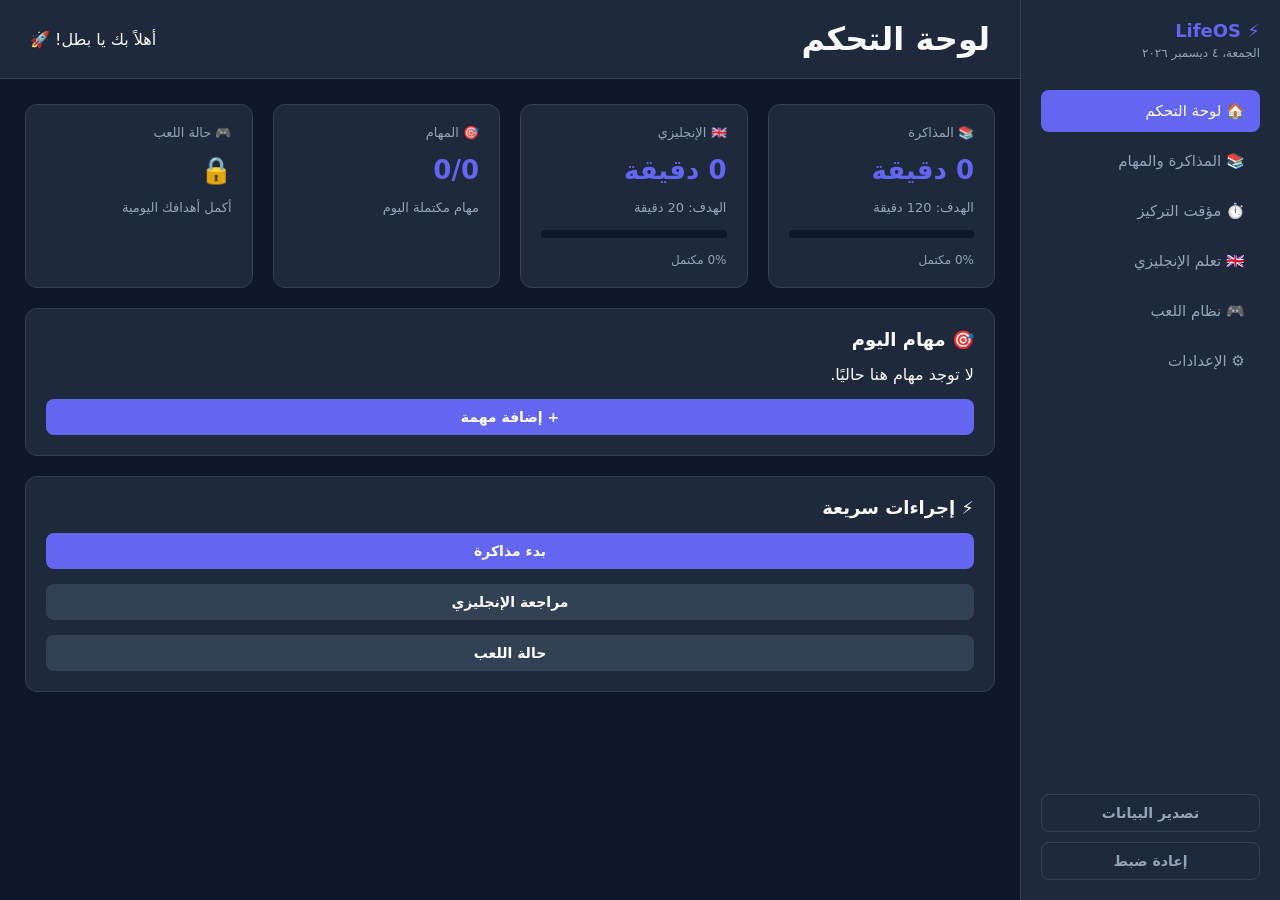
<file: index.html>
<!DOCTYPE html>
<html lang="ar" dir="rtl">
<head>
 <meta charset="UTF-8">
 <meta name="viewport" content="width=device-width, initial-scale=1.0">
 <title>LifeOS - نظام الإنتاجية الذكي</title>
 <link rel="stylesheet" href="style.css">
</head>
<body>

 <div class="app">
  <!-- القائمة الجانبية / التنقل -->
  <aside class="sidebar">
   <div class="brand">
    <h2>⚡ LifeOS</h2>
    <div class="small muted" id="date"></div>
   </div>
   <nav class="nav">
    <button class="active" data-page="dashboard">🏠 لوحة التحكم</button>
    <button data-page="study">📚 المذاكرة والمهام</button>
    <button data-page="timer">⏱️ مؤقت التركيز</button>
    <button data-page="english">🇬🇧 تعلم الإنجليزي</button>
    <button data-page="gaming">🎮 نظام اللعب</button>
    <button data-page="settings">⚙️ الإعدادات</button>
   </nav>
   <div class="sidebar-footer">
    <button class="btn ghost" id="exportTop">تصدير البيانات</button>
    <button class="btn danger ghost" id="resetTop">إعادة ضبط</button>
   </div>
  </aside>

  <!-- المحتوى الرئيسي -->
  <main class="main">
   <header class="header">
    <h1 id="title">لوحة التحكم</h1>
    <div class="user-info">أهلاً بك يا بطل! 🚀</div>
   </header>

   <div class="content" id="content">
    <!-- ديناميكي بواسطة JavaScript -->
   </div>
  </main>
 </div>

 <!-- رسائل التنبيه (Toast) -->
 <div id="toast" class="toast"></div>

 <script src="script.js"></script>
</body>
</html>
</file>
<file: style.css>
:root {
 --bg: #0f172a;
 --card-bg: #1e293b;
 --text: #f8fafc;
 --muted: #94a3b8;
 --primary: #6366f1;
 --primary-hover: #4f46e5;
 --success: #22c55e;
 --danger: #ef4444;
 --border: #334155;
}

* {
 box-sizing: border-box;
 margin: 0;
 padding: 0;
 font-family: system-ui, -apple-system, sans-serif;
}

body {
 background-color: var(--bg);
 color: var(--text);
 direction: rtl;
 min-height: 100vh;
}

.app {
 display: flex;
 min-height: 100vh;
}

/* Sidebar */
.sidebar {
 width: 260px;
 background-color: var(--card-bg);
 border-left: 1px solid var(--border);
 display: flex;
 flex-direction: column;
 padding: 20px;
}

.brand h2 {
 color: var(--primary);
 margin-bottom: 5px;
}

.nav {
 margin-top: 30px;
 display: flex;
 flex-direction: column;
 gap: 8px;
}

.nav button {
 background: transparent;
 border: none;
 color: var(--muted);
 text-align: right;
 padding: 12px 15px;
 border-radius: 8px;
 cursor: pointer;
 font-size: 15px;
 font-weight: 500;
 transition: 0.2s;
}

.nav button:hover, .nav button.active {
 background-color: var(--primary);
 color: white;
}

.sidebar-footer {
 margin-top: auto;
 display: flex;
 flex-direction: column;
 gap: 10px;
}

/* Main Content */
.main {
 flex: 1;
 display: flex;
 flex-direction: column;
 overflow-y: auto;
 max-height: 100vh;
}

.header {
 padding: 20px 30px;
 background-color: var(--card-bg);
 border-bottom: 1px solid var(--border);
 display: flex;
 justify-content: space-between;
 align-items: center;
}

.content {
 padding: 25px;
 display: flex;
 flex-direction: column;
 gap: 20px;
}

/* Cards & UI Elements */
.card {
 background-color: var(--card-bg);
 border: 1px solid var(--border);
 border-radius: 12px;
 padding: 20px;
 display: flex;
 flex-direction: column;
 gap: 15px;
}

.grid {
 display: grid;
 grid-template-columns: repeat(auto-fit, minmax(220px, 1fr));
 gap: 20px;
}

.two {
 display: grid;
 grid-template-columns: 1fr 1fr;
 gap: 15px;
}

h2 {
 font-size: 18px;
 color: var(--text);
}

label {
 font-size: 14px;
 color: var(--muted);
 display: block;
 margin-bottom: 5px;
}

input, select, textarea {
 width: 100%;
 background-color: var(--bg);
 border: 1px solid var(--border);
 border-radius: 8px;
 padding: 10px 12px;
 color: var(--text);
 font-size: 14px;
 outline: none;
 transition: 0.2s;
}

input:focus, select:focus, textarea:focus {
 border-color: var(--primary);
}

/* Buttons */
.btn {
 background-color: var(--primary);
 color: white;
 border: none;
 border-radius: 8px;
 padding: 10px 18px;
 font-size: 14px;
 font-weight: 600;
 cursor: pointer;
 transition: 0.2s;
 display: inline-flex;
 align-items: center;
 justify-content: center;
 gap: 5px;
}

.btn:hover {
 background-color: var(--primary-hover);
}

.btn.secondary {
 background-color: #334155;
}
.btn.secondary:hover {
 background-color: #475569;
}

.btn.success {
 background-color: var(--success);
}
.btn.success:hover {
 background-color: #16a34a;
}

.btn.danger {
 background-color: var(--danger);
}
.btn.danger:hover {
 background-color: #dc2626;
}

.btn.ghost {
 background: transparent;
 border: 1px solid var(--border);
 color: var(--muted);
}
.btn.ghost:hover {
 background-color: rgba(255,255,255,0.05);
 color: var(--text);
}

.btn:disabled {
 opacity: 0.5;
 cursor: not-allowed;
}

/* Stats & Progress */
.stat {
 font-size: 26px;
 font-weight: bold;
 color: var(--primary);
}

.progress {
 width: 100%;
 height: 8px;
 background-color: var(--bg);
 border-radius: 4px;
 overflow: hidden;
}

.progress > div {
 height: 100%;
 background-color: var(--primary);
 border-radius: 4px;
 transition: width 0.3s ease;
}

/* Tasks & Lists */
.task {
 display: flex;
 justify-content: space-between;
 align-items: center;
 background-color: var(--bg);
 border: 1px solid var(--border);
 padding: 12px 15px;
 border-radius: 8px;
 margin-bottom: 8px;
}

.task.done {
 opacity: 0.5;
 text-decoration: line-through;
}

.task-main {
 display: flex;
 align-items: center;
 gap: 12px;
}

.tag {
 background-color: rgba(99, 102, 241, 0.15);
 color: var(--primary);
 padding: 4px 8px;
 border-radius: 6px;
 font-size: 12px;
 font-weight: 600;
}

/* Timer Display */
.timer {
 font-size: 55px;
 font-weight: bold;
 text-align: center;
 color: var(--primary);
 margin: 15px 0;
 font-family: monospace;
}

/* AI Output & Tables Styling */
.ai-output {
 background-color: var(--bg);
 border: 1px solid var(--border);
 border-radius: 8px;
 padding: 15px;
 margin-top: 10px;
 max-height: 400px;
 overflow-y: auto;
 line-height: 1.6;
}

.ai-badge {
 background-color: var(--primary);
 color: white;
 padding: 2px 6px;
 border-radius: 4px;
 font-size: 11px;
 font-weight: bold;
}

.ai-table {
 width: 100%;
 border-collapse: collapse;
 margin: 15px 0;
 background-color: var(--card-bg);
 border-radius: 8px;
 overflow: hidden;
}

.ai-table th, .ai-table td {
 border: 1px solid var(--border);
 padding: 10px 12px;
 text-align: right;
 font-size: 14px;
}

.ai-table th {
 background-color: rgba(99, 102, 241, 0.2);
 color: var(--primary);
}

/* Quiz Styles */
.quiz-word {
 font-size: 28px;
 font-weight: bold;
 color: var(--primary);
 text-align: center;
 margin: 15px 0;
}

.quiz-option {
 width: 100%;
 padding: 12px;
 margin-bottom: 8px;
 background-color: var(--bg);
 border: 1px solid var(--border);
 border-radius: 8px;
 color: var(--text);
 text-align: right;
 cursor: pointer;
 transition: 0.2s;
 font-size: 15px;
}

.quiz-option:hover {
 border-color: var(--primary);
}

.quiz-option.correct {
 background-color: rgba(34, 197, 94, 0.2) !important;
 border-color: var(--success) !important;
 color: #22c55e !important;
}

.quiz-option.wrong {
 background-color: rgba(239, 68, 68, 0.2) !important;
 border-color: var(--danger) !important;
 color: #ef4444 !important;
}

/* Forms & Word List */
.forms {
 display: grid;
 grid-template-columns: repeat(auto-fit, minmax(200px, 1fr));
 gap: 10px;
 margin-top: 10px;
}

.form {
 background-color: var(--bg);
 padding: 10px;
 border-radius: 6px;
 border: 1px solid var(--border);
 font-size: 13px;
}

.word {
 background-color: var(--bg);
 border: 1px solid var(--border);
 border-radius: 8px;
 padding: 15px;
 margin-bottom: 10px;
}

.word-head {
 display: flex;
 justify-content: space-between;
 align-items: center;
 margin-bottom: 5px;
}

.word-name {
 font-size: 18px;
 font-weight: bold;
 color: var(--primary);
}

/* Status Boxes */
.status {
 background-color: var(--bg);
 border: 1px solid var(--border);
 border-radius: 8px;
 padding: 20px;
 text-align: center;
}

.status.ok {
 border-color: var(--success);
 background-color: rgba(34, 197, 94, 0.05);
}

/* Toast Notification */
.toast {
 position: fixed;
 bottom: 20px;
 left: 20px;
 background-color: var(--card-bg);
 color: var(--text);
 border: 1px solid var(--border);
 padding: 12px 20px;
 border-radius: 8px;
 box-shadow: 0 4px 12px rgba(0,0,0,0.3);
 display: none;
 z-index: 1000;
 font-weight: 500;
}

.muted { color: var(--muted); font-size: 13px; }
.small { font-size: 12px; }
.center { text-align: center; }
.row { display: flex; gap: 10px; align-items: center; }

/* إخفاء السكرول لمتصفحات Chrome, Safari, و Opera */
*::-webkit-scrollbar {
    display: none;
    width: 0px;
    height: 0px;
}

/* إخفاء السكرول لمتصفح Firefox */
* {
    scrollbar-width: none;
}

/* إخفاء السكرول لمتصفح Internet Explorer و Edge القديم */
* {
    -ms-overflow-style: none;
}
</file>
